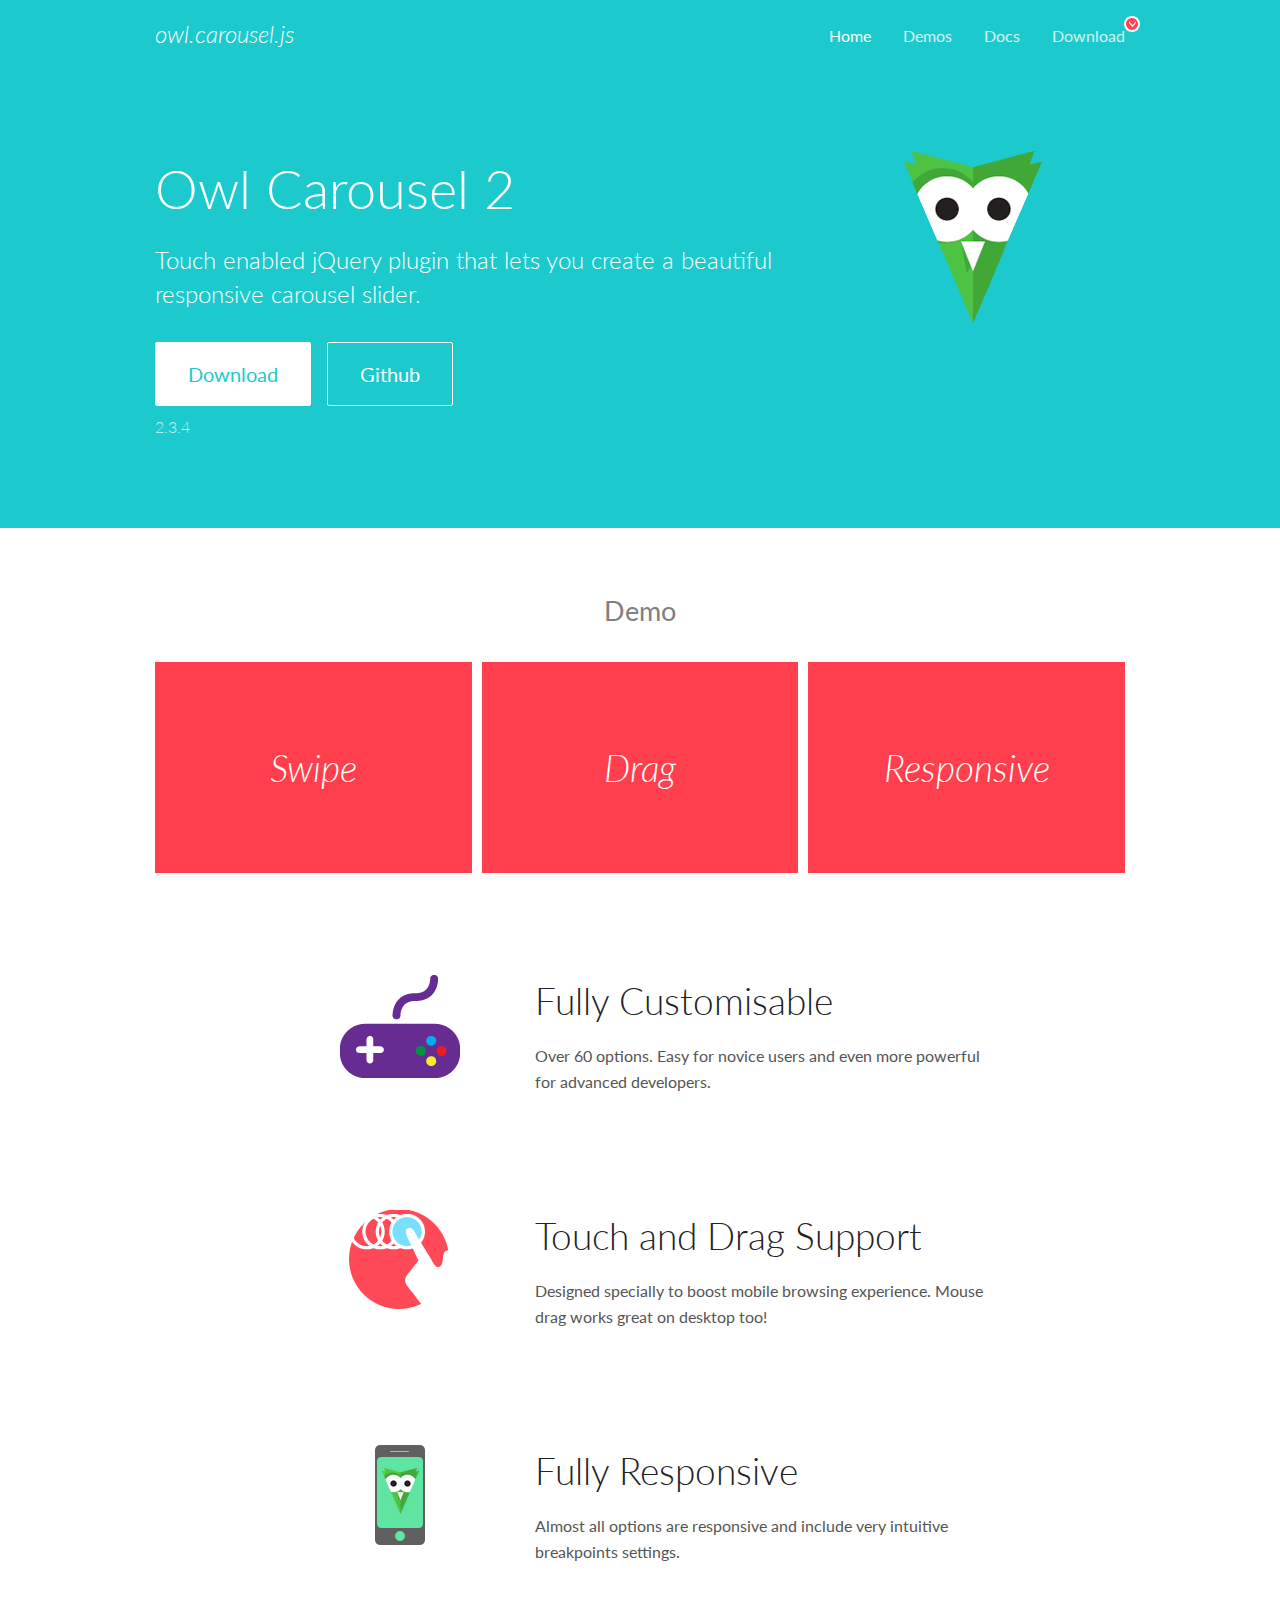
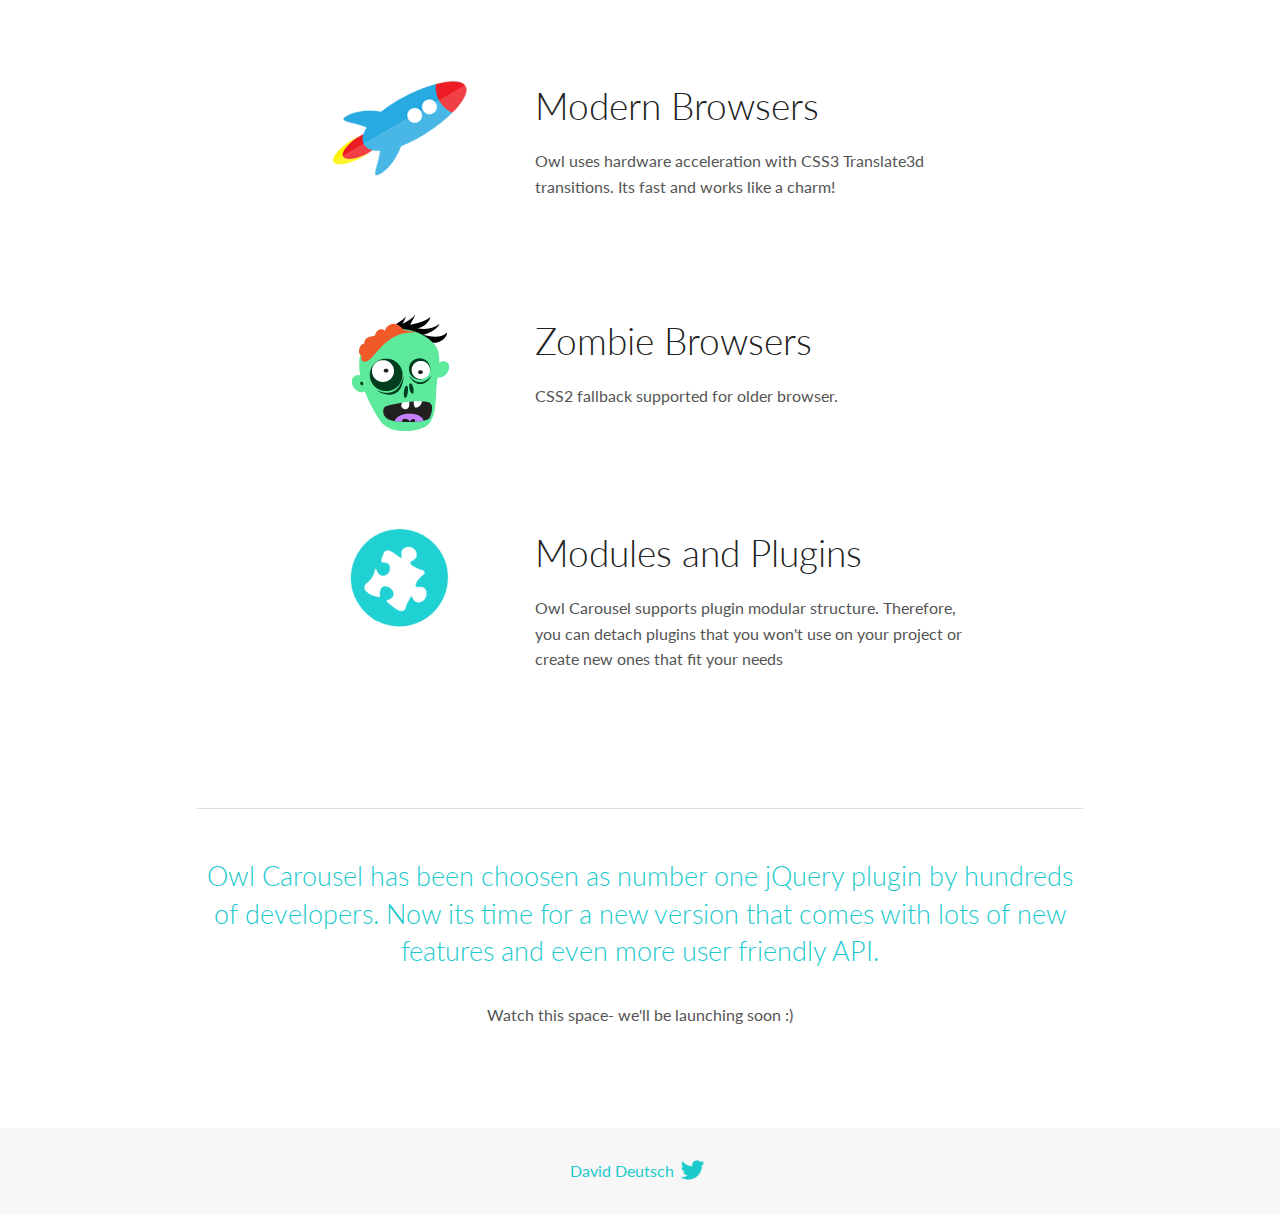
<file: OwlCarousel2-2.3.4/docs/index.html>
<!DOCTYPE html>
<html lang="en">
  <head>

    <!-- head -->
    <meta charset="utf-8">
    <meta name="msapplication-tap-highlight" content="no" />
    <meta name="viewport" content="width=device-width, initial-scale=1.0" />
    <meta name="description" content="Touch enabled jQuery plugin that lets you create beautiful responsive carousel slider.">
    <meta name="author" content="David Deutsch">
    <title>
      Home | Owl Carousel | 2.3.4
    </title>

    <!-- Stylesheets -->
    <link href='https://fonts.googleapis.com/css?family=Lato:300,400,700,400italic,300italic' rel='stylesheet' type='text/css'>
    <link rel="stylesheet" href="assets/css/docs.theme.min.css">

    <!-- Owl Stylesheets -->
    <link rel="stylesheet" href="assets/owlcarousel/assets/owl.carousel.min.css">
    <link rel="stylesheet" href="assets/owlcarousel/assets/owl.theme.default.min.css">

    <!-- HTML5 shim and Respond.js IE8 support of HTML5 elements and media queries -->

    <!--[if lt IE 9]>
      <script src="https://oss.maxcdn.com/libs/html5shiv/3.7.0/html5shiv.js"></script>
      <script src="https://oss.maxcdn.com/libs/respond.js/1.3.0/respond.min.js"></script>
    <![endif]-->

    <!-- Favicons -->
    <link rel="apple-touch-icon-precomposed" sizes="144x144" href="assets/ico/apple-touch-icon-144-precomposed.png">
    <link rel="shortcut icon" href="assets/ico/favicon.png">
    <link rel="shortcut icon" href="favicon.ico">

    <!-- Yeah i know js should not be in header. Its required for demos.-->

    <!-- javascript -->
    <script src="assets/vendors/jquery.min.js"></script>
    <script src="assets/owlcarousel/owl.carousel.js"></script>
  </head>
  <body>

    <!-- header -->
    <header class="header">
      <div class="row">
        <div class="large-12 columns">
          <div class="brand left">
            <h3>
              <a href="/OwlCarousel2/">owl.carousel.js</a> 
            </h3>
          </div>
          <a id="toggle-nav" class="right">
            <span></span> <span></span> <span></span> 
          </a> 
          <div class="nav-bar">
            <ul class="clearfix">
              <li class="active">
                <a href="/OwlCarousel2/index.html">Home</a> 
              </li>
              <li> <a href="/OwlCarousel2/demos/demos.html">Demos</a>  </li>
              <li> <a href="/OwlCarousel2/docs/started-welcome.html">Docs</a>  </li>
              <li>
                <a href="https://github.com/OwlCarousel2/OwlCarousel2/archive/2.3.4.zip">Download</a> 
                <span class="download"></span> 
              </li>
            </ul>
          </div>
        </div>
      </div>
    </header>

    <!-- home panel -->
    <section id="hero">
      <div class="row">
        <div class="large-8 medium-8 columns">
          <h1>Owl Carousel 2</h1>
          <h4>Touch enabled jQuery plugin that lets you create a beautiful responsive carousel slider.</h4>
          <a href="https://github.com/OwlCarousel2/OwlCarousel2/archive/2.3.4.zip" class="hero-button">Download</a> 
          <a href="https://github.com/OwlCarousel2/OwlCarousel2" class="hero-button outline">Github</a> 
          <p>2.3.4</p>
        </div>
        <div class="large-4 medium-4 columns">
          <img class="owl-logo" src="assets/img/owl-logo.png" alt="mr. Owl">
        </div>
      </div>
    </section>

    <!-- body -->
    <div class="home-demo">
      <div class="row">
        <div class="large-12 columns">
          <h3>Demo</h3>
          <div class="owl-carousel">
            <div class="item">
              <h2>Swipe</h2>
            </div>
            <div class="item">
              <h2>Drag</h2>
            </div>
            <div class="item">
              <h2>Responsive</h2>
            </div>
            <div class="item">
              <h2>CSS3</h2>
            </div>
            <div class="item">
              <h2>Fast</h2>
            </div>
            <div class="item">
              <h2>Easy</h2>
            </div>
            <div class="item">
              <h2>Free</h2>
            </div>
            <div class="item">
              <h2>Upgradable</h2>
            </div>
            <div class="item">
              <h2>Tons of options</h2>
            </div>
            <div class="item">
              <h2>Infinity</h2>
            </div>
            <div class="item">
              <h2>Auto Width</h2>
            </div>
          </div>
        </div>
      </div>
    </div>
    <script>
      var owl = $('.owl-carousel');
      owl.owlCarousel({
        margin: 10,
        loop: true,
        responsive: {
          0: {
            items: 1
          },
          600: {
            items: 2
          },
          1000: {
            items: 3
          }
        }
      })
    </script>

    <!-- features -->
    <div id="features">
      <div class="row">
        <div class="small-12 medium-9 small-centered columns">
          <section class="row feature">
            <div class="medium-4 small-12 columns">
              <img src="assets/img/feature-options.png" alt="">
            </div>
            <div class="medium-8 small-12 columns">
              <h2>Fully Customisable</h2>
              <p>Over 60 options. Easy for novice users and even more powerful for advanced developers.</p>
            </div>
          </section>
          <section class="row feature">
            <div class="medium-4 small-12 columns">
              <img src="assets/img/feature-drag.png" alt="">
            </div>
            <div class="medium-8 small-12 columns">
              <h2>Touch and Drag Support</h2>
              <p>Designed specially to boost mobile browsing experience. Mouse drag works great on desktop too!</p>
            </div>
          </section>
          <section class="row feature">
            <div class="medium-4 small-12 columns">
              <img src="assets/img/feature-responsive.png" alt="">
            </div>
            <div class="medium-8 small-12 columns">
              <h2>Fully Responsive</h2>
              <p>Almost all options are responsive and include very intuitive breakpoints settings.</p>
            </div>
          </section>
          <section class="row feature">
            <div class="medium-4 small-12 columns">
              <img src="assets/img/feature-modern.png" alt="">
            </div>
            <div class="medium-8 small-12 columns">
              <h2>Modern Browsers</h2>
              <p>Owl uses hardware acceleration with CSS3 Translate3d transitions. Its fast and works like a charm! </p>
            </div>
          </section>
          <section class="row feature">
            <div class="medium-4 small-12 columns">
              <img src="assets/img/feature-zombie.png" alt="">
            </div>
            <div class="medium-8 small-12 columns">
              <h2>Zombie Browsers</h2>
              <p>CSS2 fallback supported for older browser.</p>
            </div>
          </section>
          <section class="row feature">
            <div class="medium-4 small-12 columns">
              <img src="assets/img/feature-module.png" alt="">
            </div>
            <div class="medium-8 small-12 columns">
              <h2>Modules and Plugins</h2>
              <p>Owl Carousel supports plugin modular structure. Therefore, you can detach plugins that you won&#x27;t use on your project or create new ones that fit your needs</p>
            </div>
          </section>
        </div>
      </div>
    </div>

    <!-- footer -->
    <section id="teaser-text">
      <div class="row">
        <div class="small-12 medium-11 small-centered columns">
          <hr>
          <h3 id="owl-carousel-has-been-choosen-as-number-one-jquery-plugin-by-hundreds-of-developers-now-its-time-for-a-new-version-that-comes-with-lots-of-new-features-and-even-more-user-friendly-api-">Owl Carousel has been choosen as number one jQuery plugin by hundreds of developers. Now its time for a new version that comes with lots of new features and even more user friendly API.</h3>
          <p>Watch this space- we&#39;ll be launching soon :)</p>
        </div>
      </div>
    </section>

    <!-- footer -->
    <footer class="footer">
      <div class="row">
        <div class="large-12 columns">
          <h5>
            <a href="/OwlCarousel2/docs/support-contact.html">David Deutsch</a> 
            <a id="custom-tweet-button" href="https://twitter.com/share?url=https://github.com/OwlCarousel2/OwlCarousel2&text=Owl Carousel - This is so awesome! " target="_blank"></a> 
          </h5>
        </div>
      </div>
    </footer>

    <!-- vendors -->
    <script src="assets/vendors/highlight.js"></script>
    <script src="assets/js/app.js"></script>
  </body>
</html>
</file>
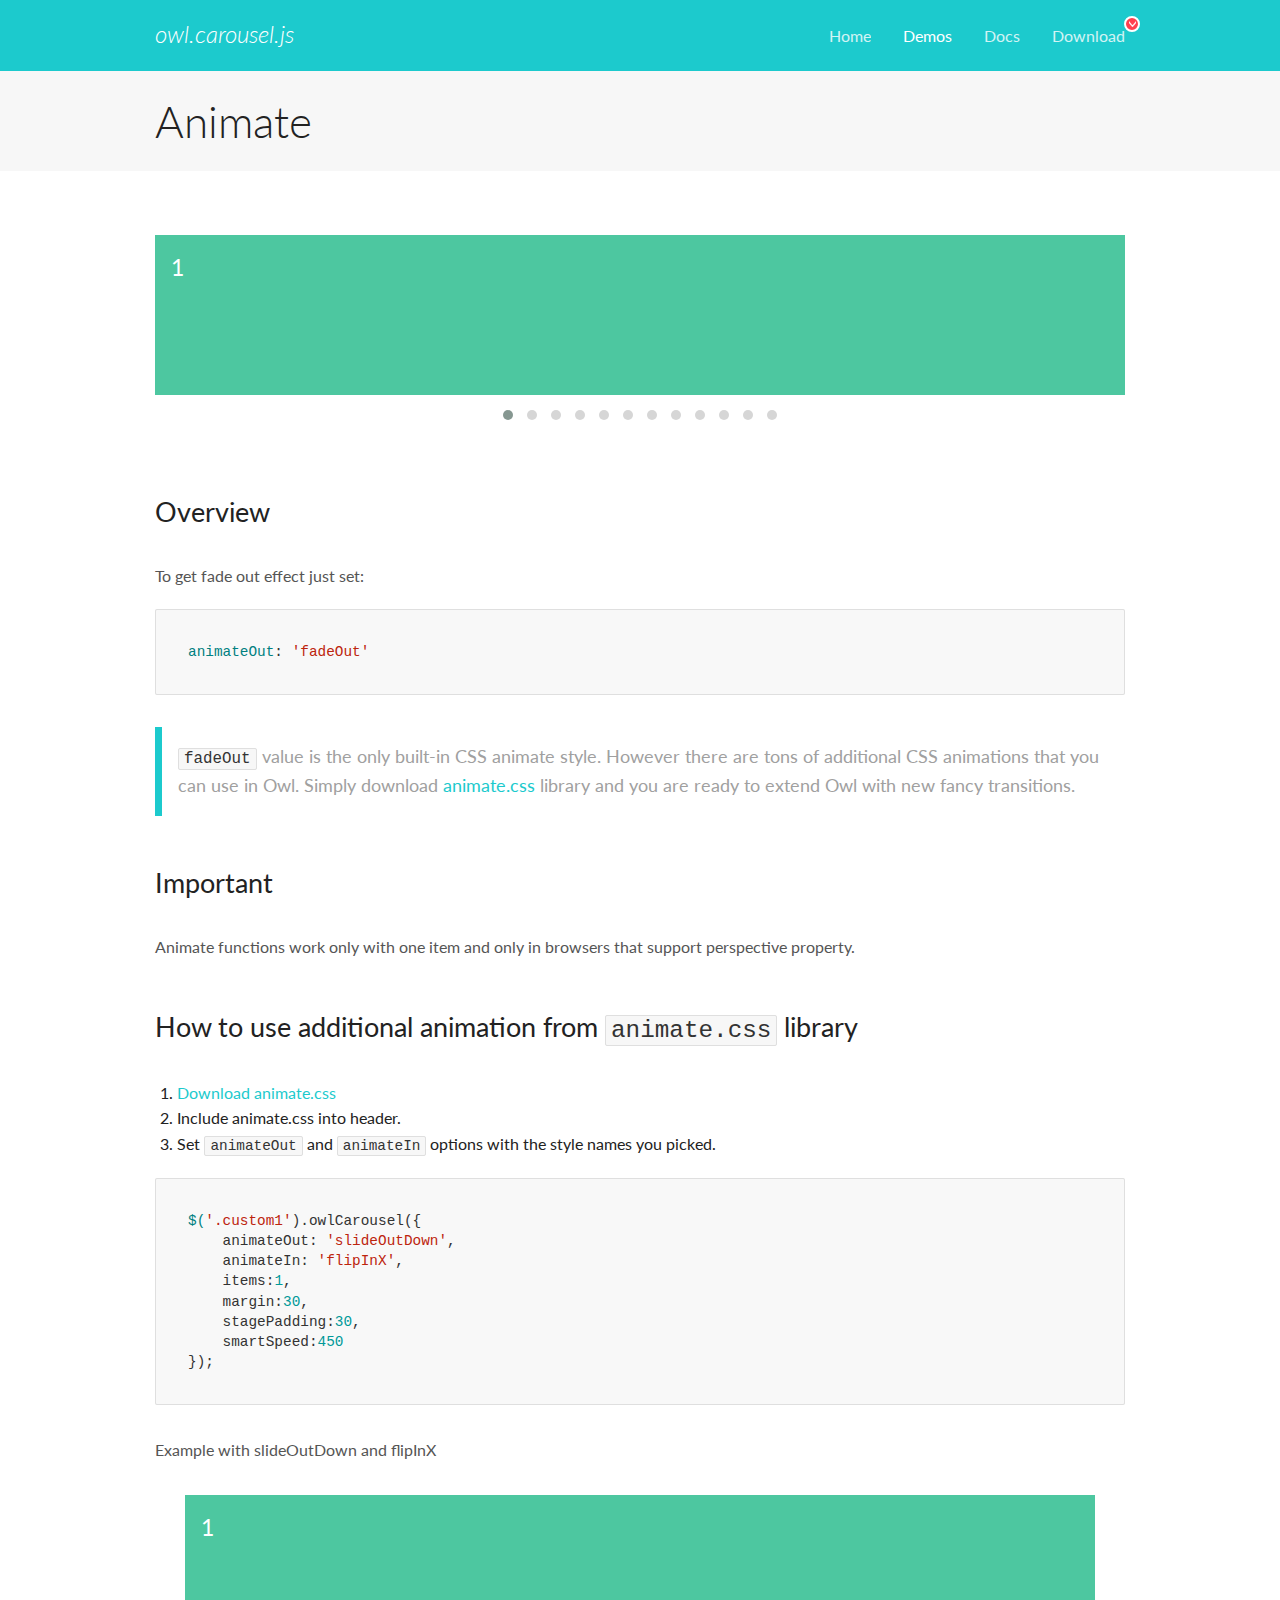
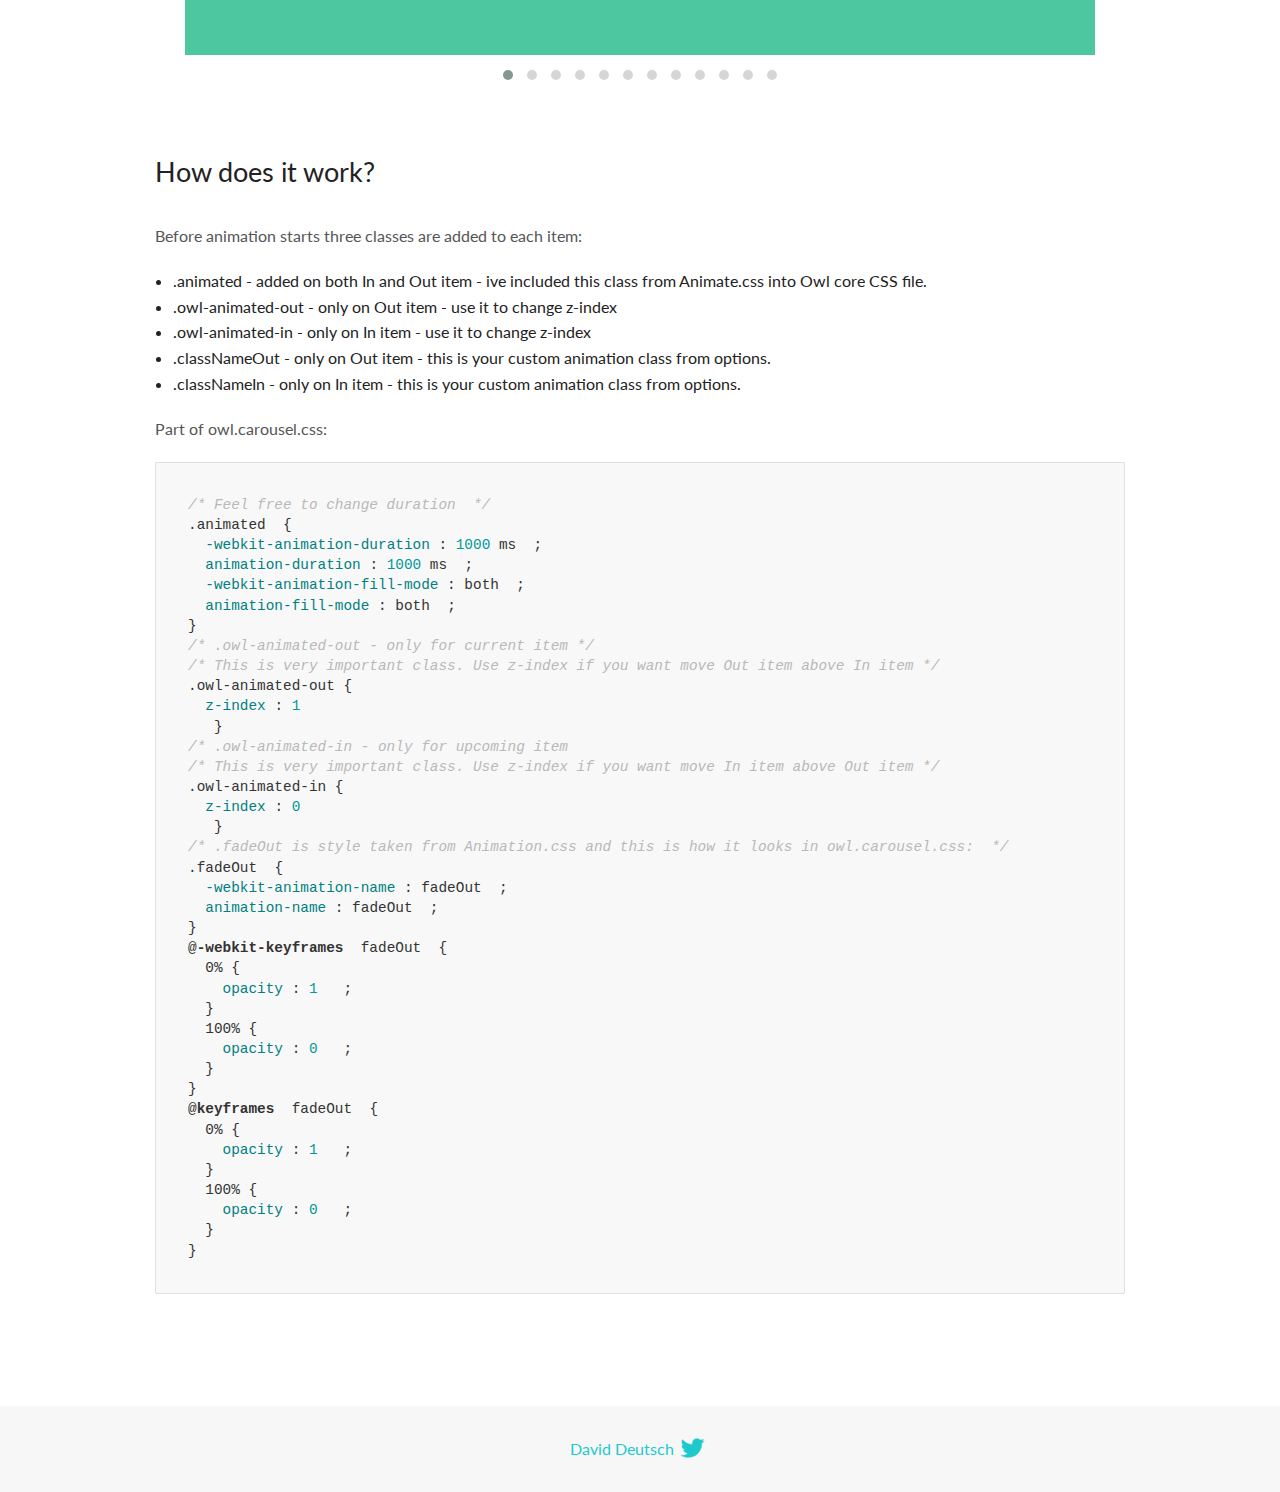
<file: OwlCarousel2-2.3.4/docs/demos/animate.html>
<!DOCTYPE html>
<html lang="en">
  <head>

    <!-- head -->
    <meta charset="utf-8">
    <meta name="msapplication-tap-highlight" content="no" />
    <meta name="viewport" content="width=device-width, initial-scale=1.0" />
    <meta name="description" content="Animate carousel">
    <meta name="author" content="David Deutsch">
    <title>
      Animate Demo | Owl Carousel | 2.3.4
    </title>

    <!-- Stylesheets -->
    <link href='https://fonts.googleapis.com/css?family=Lato:300,400,700,400italic,300italic' rel='stylesheet' type='text/css'>
    <link rel="stylesheet" href="../assets/css/docs.theme.min.css">

    <!-- Owl Stylesheets -->
    <link rel="stylesheet" href="../assets/owlcarousel/assets/owl.carousel.min.css">
    <link rel="stylesheet" href="../assets/owlcarousel/assets/owl.theme.default.min.css">

    <!-- HTML5 shim and Respond.js IE8 support of HTML5 elements and media queries -->

    <!--[if lt IE 9]>
      <script src="https://oss.maxcdn.com/libs/html5shiv/3.7.0/html5shiv.js"></script>
      <script src="https://oss.maxcdn.com/libs/respond.js/1.3.0/respond.min.js"></script>
    <![endif]-->

    <!-- Favicons -->
    <link rel="apple-touch-icon-precomposed" sizes="144x144" href="../assets/ico/apple-touch-icon-144-precomposed.png">
    <link rel="shortcut icon" href="../assets/ico/favicon.png">
    <link rel="shortcut icon" href="favicon.ico">

    <!-- Yeah i know js should not be in header. Its required for demos.-->

    <!-- javascript -->
    <script src="../assets/vendors/jquery.min.js"></script>
    <script src="../assets/owlcarousel/owl.carousel.js"></script>
  </head>
  <body>

    <!-- header -->
    <header class="header">
      <div class="row">
        <div class="large-12 columns">
          <div class="brand left">
            <h3>
              <a href="/OwlCarousel2/">owl.carousel.js</a> 
            </h3>
          </div>
          <a id="toggle-nav" class="right">
            <span></span> <span></span> <span></span> 
          </a> 
          <div class="nav-bar">
            <ul class="clearfix">
              <li> <a href="/OwlCarousel2/index.html">Home</a>  </li>
              <li class="active">
                <a href="/OwlCarousel2/demos/demos.html">Demos</a> 
              </li>
              <li> <a href="/OwlCarousel2/docs/started-welcome.html">Docs</a>  </li>
              <li>
                <a href="https://github.com/OwlCarousel2/OwlCarousel2/archive/2.3.4.zip">Download</a> 
                <span class="download"></span> 
              </li>
            </ul>
          </div>
        </div>
      </div>
    </header>

    <!-- title -->
    <section class="title">
      <div class="row">
        <div class="large-12 columns">
          <h1>Animate</h1>
        </div>
      </div>
    </section>

    <!--  Demos -->
    <section id="demos">
      <div class="row">
        <div class="large-12 columns">
          <div class="fadeOut owl-carousel owl-theme">
            <div class="item">
              <h4>1</h4>
            </div>
            <div class="item">
              <h4>2</h4>
            </div>
            <div class="item">
              <h4>3</h4>
            </div>
            <div class="item">
              <h4>4</h4>
            </div>
            <div class="item">
              <h4>5</h4>
            </div>
            <div class="item">
              <h4>6</h4>
            </div>
            <div class="item">
              <h4>7</h4>
            </div>
            <div class="item">
              <h4>8</h4>
            </div>
            <div class="item">
              <h4>9</h4>
            </div>
            <div class="item">
              <h4>10</h4>
            </div>
            <div class="item">
              <h4>11</h4>
            </div>
            <div class="item">
              <h4>12</h4>
            </div>
          </div>
          <h3 id="overview">Overview</h3>
          <p>To get fade out effect just set:</p>
          <pre><code>animateOut: &#39;fadeOut&#39;</code></pre>
          <blockquote>
            <p><code>fadeOut</code> value is the only built-in CSS animate style. However there are tons of additional CSS animations that you can use in Owl. Simply download
              <a href="https://daneden.github.io/animate.css/">animate.css</a>  library and you are ready to extend Owl with new fancy transitions.</p>
          </blockquote>
          <h3 id="important">Important</h3>
          <p>Animate functions work only with one item and only in browsers that support perspective property.</p>
          <h3 id="how-to-use-additional-animation-from-animate-css-library">How to use additional animation from <code>animate.css</code> library</h3>
          <ol>
            <li> <a href="https://daneden.github.io/animate.css/">Download animate.css</a>  </li>
            <li>Include animate.css into header.</li>
            <li>Set <code>animateOut</code> and <code>animateIn</code> options with the style names you picked.</li>
          </ol>
          <pre><code>$(&#39;.custom1&#39;).owlCarousel({
    animateOut: &#39;slideOutDown&#39;,
    animateIn: &#39;flipInX&#39;,
    items:1,
    margin:30,
    stagePadding:30,
    smartSpeed:450
});</code></pre>
          <p>Example with slideOutDown and flipInX</p>
          <div class="custom1 owl-carousel owl-theme">
            <div class="item">
              <h4>1</h4>
            </div>
            <div class="item">
              <h4>2</h4>
            </div>
            <div class="item">
              <h4>3</h4>
            </div>
            <div class="item">
              <h4>4</h4>
            </div>
            <div class="item">
              <h4>5</h4>
            </div>
            <div class="item">
              <h4>6</h4>
            </div>
            <div class="item">
              <h4>7</h4>
            </div>
            <div class="item">
              <h4>8</h4>
            </div>
            <div class="item">
              <h4>9</h4>
            </div>
            <div class="item">
              <h4>10</h4>
            </div>
            <div class="item">
              <h4>11</h4>
            </div>
            <div class="item">
              <h4>12</h4>
            </div>
          </div>
          <h3 id="how-does-it-work-">How does it work?</h3>
          <p>Before animation starts three classes are added to each item:</p>
          <ul>
            <li>.animated - added on both In and Out item - ive included this class from Animate.css into Owl core CSS file.</li>
            <li>.owl-animated-out - only on Out item - use it to change z-index</li>
            <li>.owl-animated-in - only on In item - use it to change z-index</li>
            <li>.classNameOut - only on Out item - this is your custom animation class from options.</li>
            <li>.classNameIn - only on In item - this is your custom animation class from options.</li>
          </ul>
          <p>Part of owl.carousel.css:</p>
          <pre><code class="language-css"><span class="comment">/* Feel free to change duration  */</span> 
<span class="class">.animated</span>  <span class="rules">{
  <span class="rule"><span class="attribute">-webkit-animation-duration</span> :<span class="value"> <span class="number">1000</span> ms</span> </span> ;
  <span class="rule"><span class="attribute">animation-duration</span> :<span class="value"> <span class="number">1000</span> ms</span> </span> ;
  <span class="rule"><span class="attribute">-webkit-animation-fill-mode</span> :<span class="value"> both</span> </span> ;
  <span class="rule"><span class="attribute">animation-fill-mode</span> :<span class="value"> both</span> </span> ;
<span class="rule">}</span> </span> 
<span class="comment">/* .owl-animated-out - only for current item */</span> 
<span class="comment">/* This is very important class. Use z-index if you want move Out item above In item */</span> 
<span class="class">.owl-animated-out</span> <span class="rules">{
  <span class="rule"><span class="attribute">z-index</span> :<span class="value"> <span class="number">1</span> 
</span> </span> </span> }
<span class="comment">/* .owl-animated-in - only for upcoming item
/* This is very important class. Use z-index if you want move In item above Out item */</span> 
<span class="class">.owl-animated-in</span> <span class="rules">{
  <span class="rule"><span class="attribute">z-index</span> :<span class="value"> <span class="number">0</span> 
</span> </span> </span> }
<span class="comment">/* .fadeOut is style taken from Animation.css and this is how it looks in owl.carousel.css:  */</span> 
<span class="class">.fadeOut</span>  <span class="rules">{
  <span class="rule"><span class="attribute">-webkit-animation-name</span> :<span class="value"> fadeOut</span> </span> ;
  <span class="rule"><span class="attribute">animation-name</span> :<span class="value"> fadeOut</span> </span> ;
<span class="rule">}</span> </span> 
<span class="at_rule">@<span class="keyword">-webkit-keyframes</span>  fadeOut </span> {
  0% <span class="rules">{
    <span class="rule"><span class="attribute">opacity</span> :<span class="value"> <span class="number">1</span> </span> </span> ;
  <span class="rule">}</span> </span> 
  100% <span class="rules">{
    <span class="rule"><span class="attribute">opacity</span> :<span class="value"> <span class="number">0</span> </span> </span> ;
  <span class="rule">}</span> </span> 
}
<span class="at_rule">@<span class="keyword">keyframes</span>  fadeOut </span> {
  0% <span class="rules">{
    <span class="rule"><span class="attribute">opacity</span> :<span class="value"> <span class="number">1</span> </span> </span> ;
  <span class="rule">}</span> </span> 
  100% <span class="rules">{
    <span class="rule"><span class="attribute">opacity</span> :<span class="value"> <span class="number">0</span> </span> </span> ;
  <span class="rule">}</span> </span> 
}</code></pre>
          <link rel="stylesheet" href="../assets/css/animate.css">
          <script>
            jQuery(document).ready(function($) {
              $('.fadeOut').owlCarousel({
                items: 1,
                animateOut: 'fadeOut',
                loop: true,
                margin: 10,
              });
              $('.custom1').owlCarousel({
                animateOut: 'slideOutDown',
                animateIn: 'flipInX',
                items: 1,
                margin: 30,
                stagePadding: 30,
                smartSpeed: 450
              });
            });
          </script>
        </div>
      </div>
    </section>

    <!-- footer -->
    <footer class="footer">
      <div class="row">
        <div class="large-12 columns">
          <h5>
            <a href="/OwlCarousel2/docs/support-contact.html">David Deutsch</a> 
            <a id="custom-tweet-button" href="https://twitter.com/share?url=https://github.com/OwlCarousel2/OwlCarousel2&text=Owl Carousel - This is so awesome! " target="_blank"></a> 
          </h5>
        </div>
      </div>
    </footer>

    <!-- vendors -->
    <script src="../assets/vendors/highlight.js"></script>
    <script src="../assets/js/app.js"></script>
  </body>
</html>
</file>
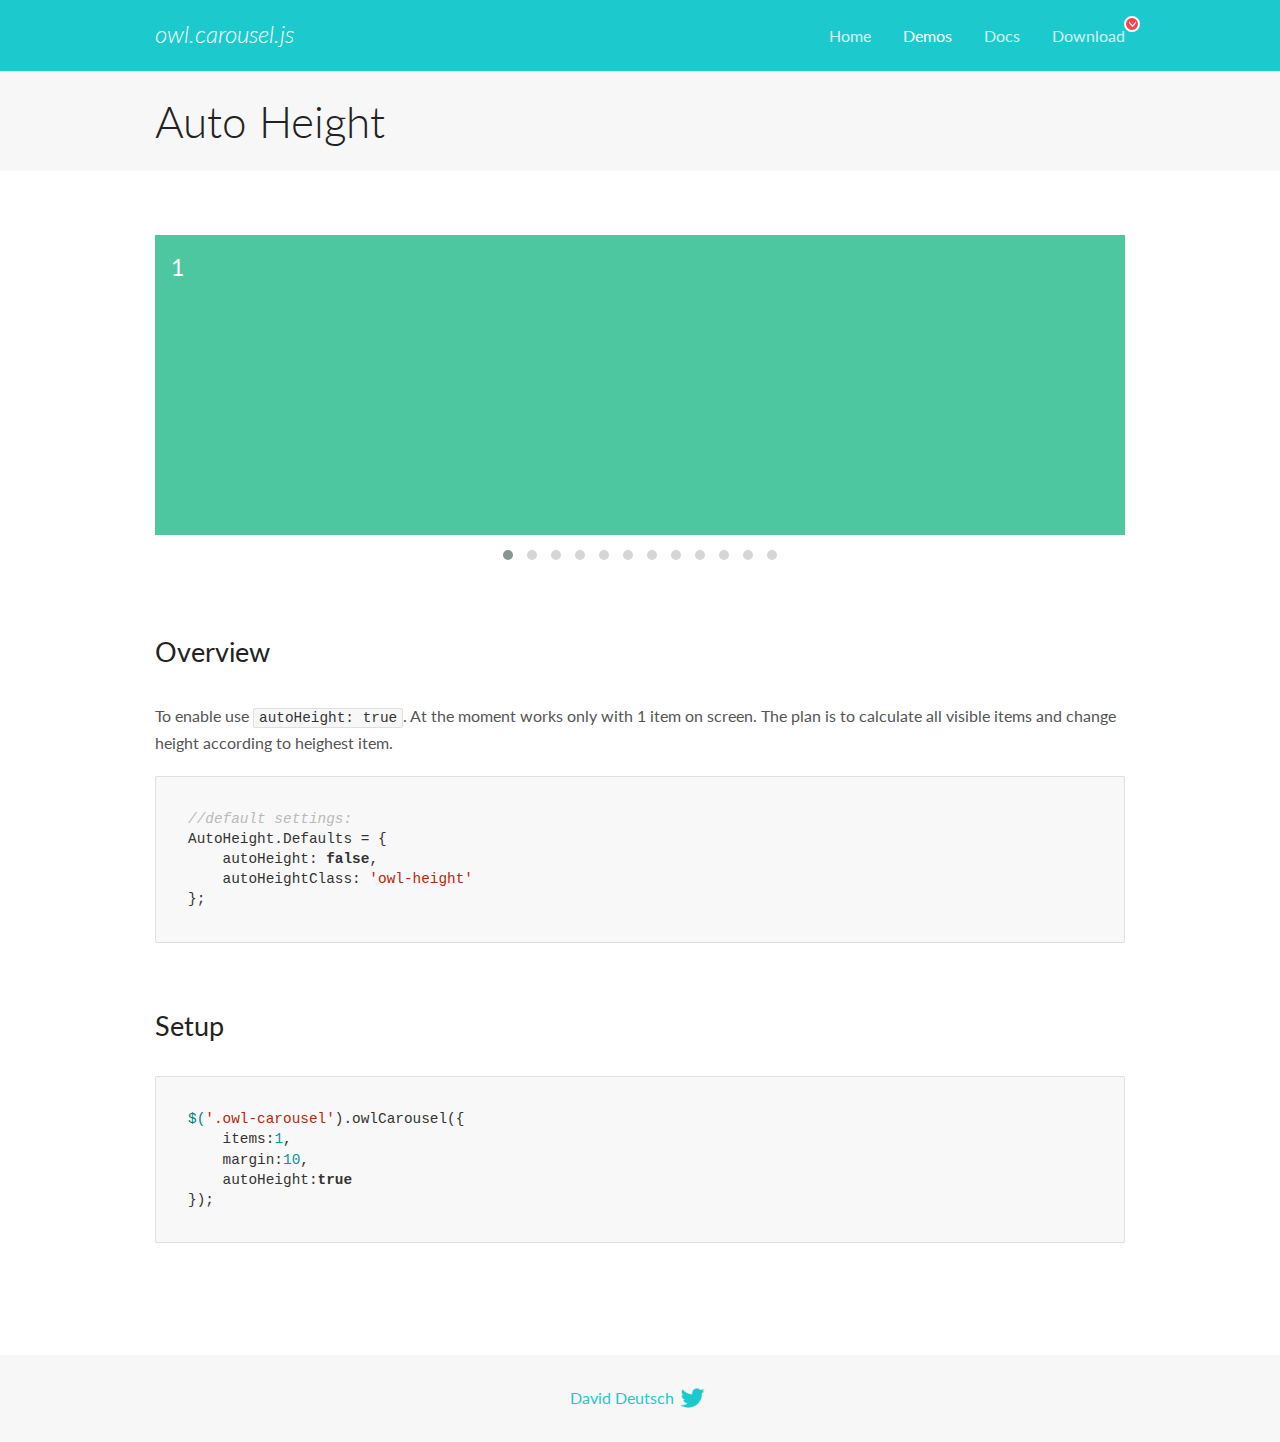
<file: OwlCarousel2-2.3.4/docs/demos/autoheight.html>
<!DOCTYPE html>
<html lang="en">
  <head>

    <!-- head -->
    <meta charset="utf-8">
    <meta name="msapplication-tap-highlight" content="no" />
    <meta name="viewport" content="width=device-width, initial-scale=1.0" />
    <meta name="description" content="autoHeight usage demo">
    <meta name="author" content="David Deutsch">
    <title>
      Auto Height Demo | Owl Carousel | 2.3.4
    </title>

    <!-- Stylesheets -->
    <link href='https://fonts.googleapis.com/css?family=Lato:300,400,700,400italic,300italic' rel='stylesheet' type='text/css'>
    <link rel="stylesheet" href="../assets/css/docs.theme.min.css">

    <!-- Owl Stylesheets -->
    <link rel="stylesheet" href="../assets/owlcarousel/assets/owl.carousel.min.css">
    <link rel="stylesheet" href="../assets/owlcarousel/assets/owl.theme.default.min.css">

    <!-- HTML5 shim and Respond.js IE8 support of HTML5 elements and media queries -->

    <!--[if lt IE 9]>
      <script src="https://oss.maxcdn.com/libs/html5shiv/3.7.0/html5shiv.js"></script>
      <script src="https://oss.maxcdn.com/libs/respond.js/1.3.0/respond.min.js"></script>
    <![endif]-->

    <!-- Favicons -->
    <link rel="apple-touch-icon-precomposed" sizes="144x144" href="../assets/ico/apple-touch-icon-144-precomposed.png">
    <link rel="shortcut icon" href="../assets/ico/favicon.png">
    <link rel="shortcut icon" href="favicon.ico">

    <!-- Yeah i know js should not be in header. Its required for demos.-->

    <!-- javascript -->
    <script src="../assets/vendors/jquery.min.js"></script>
    <script src="../assets/owlcarousel/owl.carousel.js"></script>
  </head>
  <body>

    <!-- header -->
    <header class="header">
      <div class="row">
        <div class="large-12 columns">
          <div class="brand left">
            <h3>
              <a href="/OwlCarousel2/">owl.carousel.js</a> 
            </h3>
          </div>
          <a id="toggle-nav" class="right">
            <span></span> <span></span> <span></span> 
          </a> 
          <div class="nav-bar">
            <ul class="clearfix">
              <li> <a href="/OwlCarousel2/index.html">Home</a>  </li>
              <li class="active">
                <a href="/OwlCarousel2/demos/demos.html">Demos</a> 
              </li>
              <li> <a href="/OwlCarousel2/docs/started-welcome.html">Docs</a>  </li>
              <li>
                <a href="https://github.com/OwlCarousel2/OwlCarousel2/archive/2.3.4.zip">Download</a> 
                <span class="download"></span> 
              </li>
            </ul>
          </div>
        </div>
      </div>
    </header>

    <!-- title -->
    <section class="title">
      <div class="row">
        <div class="large-12 columns">
          <h1>Auto Height</h1>
        </div>
      </div>
    </section>

    <!--  Demos -->
    <section id="demos">
      <div class="row">
        <div class="large-12 columns">
          <div class="owl-carousel owl-theme">
            <div class="item" style="height:300px">
              <h4>1</h4>
            </div>
            <div class="item" style="height:100px">
              <h4>2</h4>
            </div>
            <div class="item" style="height:500px">
              <h4>3</h4>
            </div>
            <div class="item" style="height:250px">
              <h4>4</h4>
            </div>
            <div class="item" style="height:400px">
              <h4>5</h4>
            </div>
            <div class="item" style="height:500px">
              <h4>6</h4>
            </div>
            <div class="item" style="height:600px">
              <h4>7</h4>
            </div>
            <div class="item" style="height:400px">
              <h4>8</h4>
            </div>
            <div class="item" style="height:300px">
              <h4>9</h4>
            </div>
            <div class="item" style="height:350px">
              <h4>10</h4>
            </div>
            <div class="item" style="height:200px">
              <h4>11</h4>
            </div>
            <div class="item" style="height:150px">
              <h4>12</h4>
            </div>
          </div>
          <h3 id="overview">Overview</h3>
          <p>To enable use <code>autoHeight: true</code>. At the moment works only with 1 item on screen. The plan is to calculate all visible items and change height according to heighest item.</p>
          <pre><code>//default settings:
AutoHeight.Defaults = {
    autoHeight: false,
    autoHeightClass: &#39;owl-height&#39;
};</code></pre>
          <h3 id="setup">Setup</h3>
          <pre><code>$(&#39;.owl-carousel&#39;).owlCarousel({
    items:1,
    margin:10,
    autoHeight:true
});</code></pre>
          <script>
            $(document).ready(function() {
              $('.owl-carousel').owlCarousel({
                items: 1,
                margin: 10,
                autoHeight: true
              });
            })
          </script>
        </div>
      </div>
    </section>

    <!-- footer -->
    <footer class="footer">
      <div class="row">
        <div class="large-12 columns">
          <h5>
            <a href="/OwlCarousel2/docs/support-contact.html">David Deutsch</a> 
            <a id="custom-tweet-button" href="https://twitter.com/share?url=https://github.com/OwlCarousel2/OwlCarousel2&text=Owl Carousel - This is so awesome! " target="_blank"></a> 
          </h5>
        </div>
      </div>
    </footer>

    <!-- vendors -->
    <script src="../assets/vendors/highlight.js"></script>
    <script src="../assets/js/app.js"></script>
  </body>
</html>
</file>
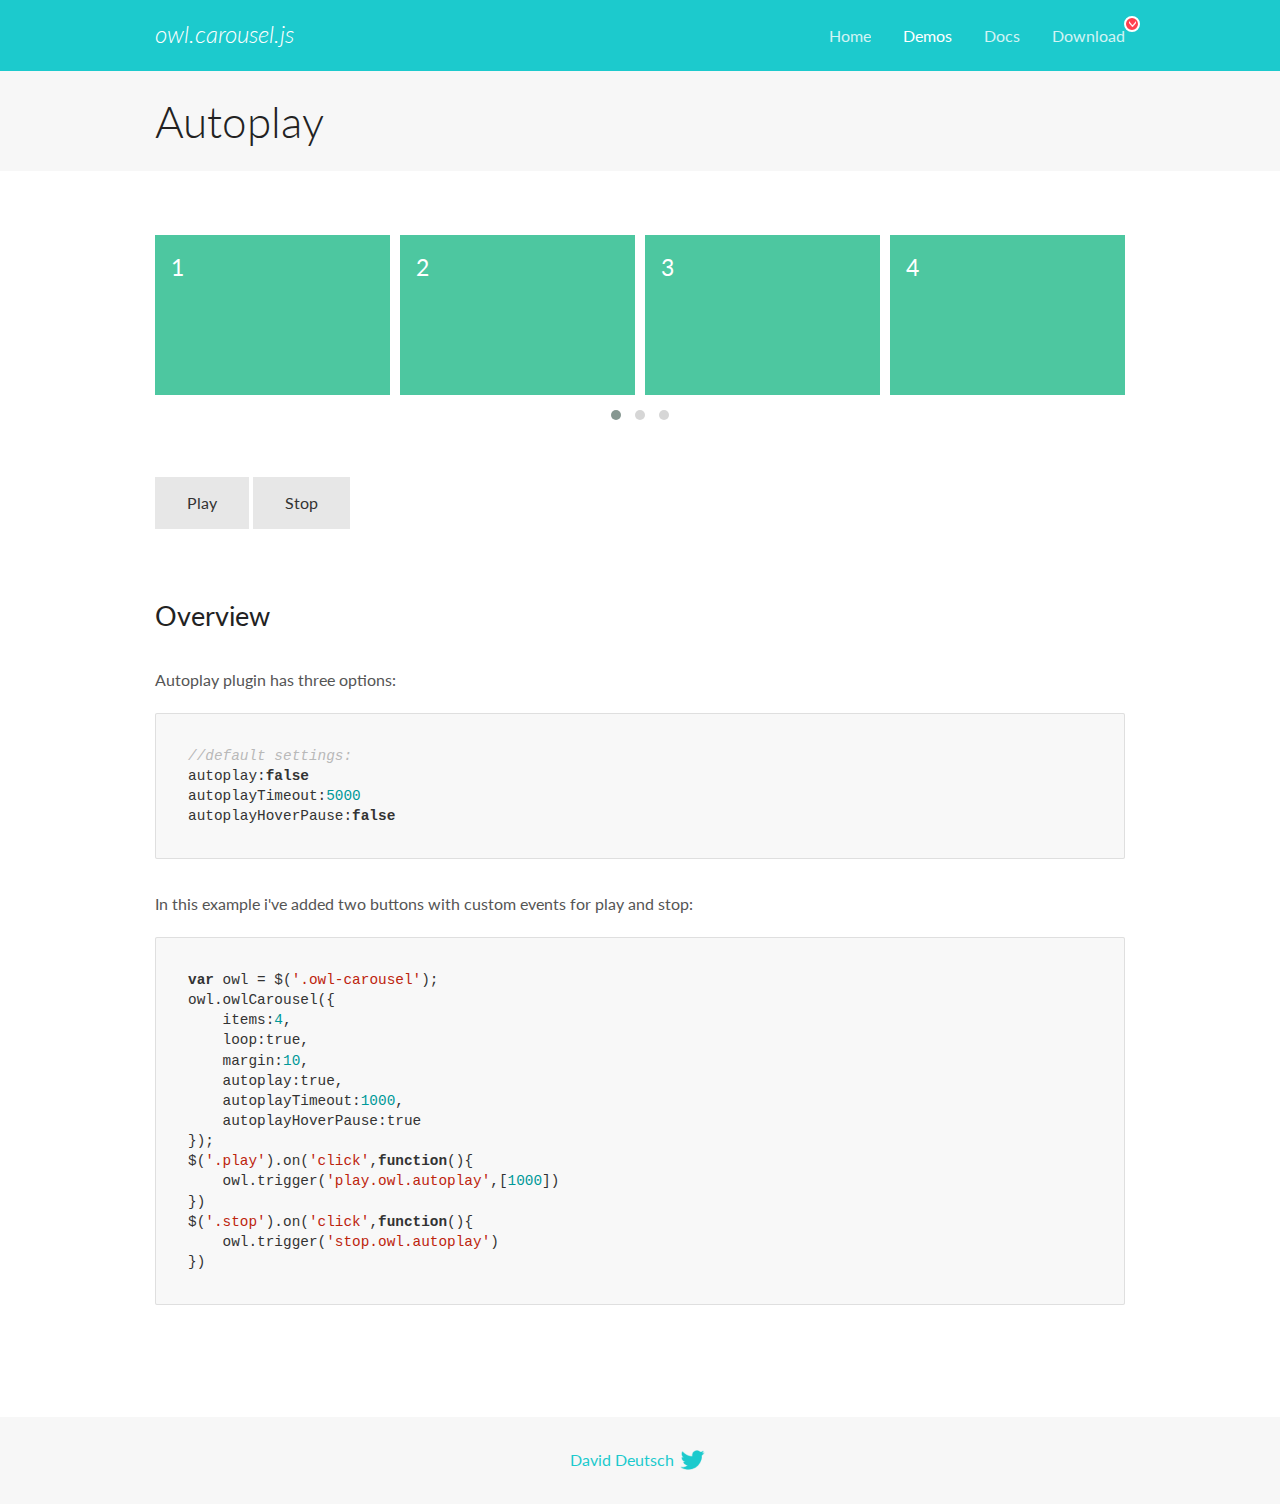
<file: OwlCarousel2-2.3.4/docs/demos/autoplay.html>
<!DOCTYPE html>
<html lang="en">
  <head>

    <!-- head -->
    <meta charset="utf-8">
    <meta name="msapplication-tap-highlight" content="no" />
    <meta name="viewport" content="width=device-width, initial-scale=1.0" />
    <meta name="description" content="Autoplay usage demo">
    <meta name="author" content="David Deutsch">
    <title>
      Autoplay Demo | Owl Carousel | 2.3.4
    </title>

    <!-- Stylesheets -->
    <link href='https://fonts.googleapis.com/css?family=Lato:300,400,700,400italic,300italic' rel='stylesheet' type='text/css'>
    <link rel="stylesheet" href="../assets/css/docs.theme.min.css">

    <!-- Owl Stylesheets -->
    <link rel="stylesheet" href="../assets/owlcarousel/assets/owl.carousel.min.css">
    <link rel="stylesheet" href="../assets/owlcarousel/assets/owl.theme.default.min.css">

    <!-- HTML5 shim and Respond.js IE8 support of HTML5 elements and media queries -->

    <!--[if lt IE 9]>
      <script src="https://oss.maxcdn.com/libs/html5shiv/3.7.0/html5shiv.js"></script>
      <script src="https://oss.maxcdn.com/libs/respond.js/1.3.0/respond.min.js"></script>
    <![endif]-->

    <!-- Favicons -->
    <link rel="apple-touch-icon-precomposed" sizes="144x144" href="../assets/ico/apple-touch-icon-144-precomposed.png">
    <link rel="shortcut icon" href="../assets/ico/favicon.png">
    <link rel="shortcut icon" href="favicon.ico">

    <!-- Yeah i know js should not be in header. Its required for demos.-->

    <!-- javascript -->
    <script src="../assets/vendors/jquery.min.js"></script>
    <script src="../assets/owlcarousel/owl.carousel.js"></script>
  </head>
  <body>

    <!-- header -->
    <header class="header">
      <div class="row">
        <div class="large-12 columns">
          <div class="brand left">
            <h3>
              <a href="/OwlCarousel2/">owl.carousel.js</a> 
            </h3>
          </div>
          <a id="toggle-nav" class="right">
            <span></span> <span></span> <span></span> 
          </a> 
          <div class="nav-bar">
            <ul class="clearfix">
              <li> <a href="/OwlCarousel2/index.html">Home</a>  </li>
              <li class="active">
                <a href="/OwlCarousel2/demos/demos.html">Demos</a> 
              </li>
              <li> <a href="/OwlCarousel2/docs/started-welcome.html">Docs</a>  </li>
              <li>
                <a href="https://github.com/OwlCarousel2/OwlCarousel2/archive/2.3.4.zip">Download</a> 
                <span class="download"></span> 
              </li>
            </ul>
          </div>
        </div>
      </div>
    </header>

    <!-- title -->
    <section class="title">
      <div class="row">
        <div class="large-12 columns">
          <h1>Autoplay</h1>
        </div>
      </div>
    </section>

    <!--  Demos -->
    <section id="demos">
      <div class="row">
        <div class="large-12 columns">
          <div class="owl-carousel owl-theme">
            <div class="item">
              <h4>1</h4>
            </div>
            <div class="item">
              <h4>2</h4>
            </div>
            <div class="item">
              <h4>3</h4>
            </div>
            <div class="item">
              <h4>4</h4>
            </div>
            <div class="item">
              <h4>5</h4>
            </div>
            <div class="item">
              <h4>6</h4>
            </div>
            <div class="item">
              <h4>7</h4>
            </div>
            <div class="item">
              <h4>8</h4>
            </div>
            <div class="item">
              <h4>9</h4>
            </div>
            <div class="item">
              <h4>10</h4>
            </div>
            <div class="item">
              <h4>11</h4>
            </div>
            <div class="item">
              <h4>12</h4>
            </div>
          </div>
          <a class="button secondary play">Play</a> 
          <a class="button secondary stop">Stop</a> 
          <h3 id="overview">Overview</h3>
          <p>Autoplay plugin has three options:</p>
          <pre><code>//default settings:
autoplay:false
autoplayTimeout:5000
autoplayHoverPause:false</code></pre>
          <p>In this example i&#39;ve added two buttons with custom events for play and stop:</p>
          <pre><code>var owl = $(&#39;.owl-carousel&#39;);
owl.owlCarousel({
    items:4,
    loop:true,
    margin:10,
    autoplay:true,
    autoplayTimeout:1000,
    autoplayHoverPause:true
});
$(&#39;.play&#39;).on(&#39;click&#39;,function(){
    owl.trigger(&#39;play.owl.autoplay&#39;,[1000])
})
$(&#39;.stop&#39;).on(&#39;click&#39;,function(){
    owl.trigger(&#39;stop.owl.autoplay&#39;)
})</code></pre>
          <script>
            $(document).ready(function() {
              var owl = $('.owl-carousel');
              owl.owlCarousel({
                items: 4,
                loop: true,
                margin: 10,
                autoplay: true,
                autoplayTimeout: 1000,
                autoplayHoverPause: true
              });
              $('.play').on('click', function() {
                owl.trigger('play.owl.autoplay', [1000])
              })
              $('.stop').on('click', function() {
                owl.trigger('stop.owl.autoplay')
              })
            })
          </script>
        </div>
      </div>
    </section>

    <!-- footer -->
    <footer class="footer">
      <div class="row">
        <div class="large-12 columns">
          <h5>
            <a href="/OwlCarousel2/docs/support-contact.html">David Deutsch</a> 
            <a id="custom-tweet-button" href="https://twitter.com/share?url=https://github.com/OwlCarousel2/OwlCarousel2&text=Owl Carousel - This is so awesome! " target="_blank"></a> 
          </h5>
        </div>
      </div>
    </footer>

    <!-- vendors -->
    <script src="../assets/vendors/highlight.js"></script>
    <script src="../assets/js/app.js"></script>
  </body>
</html>
</file>
